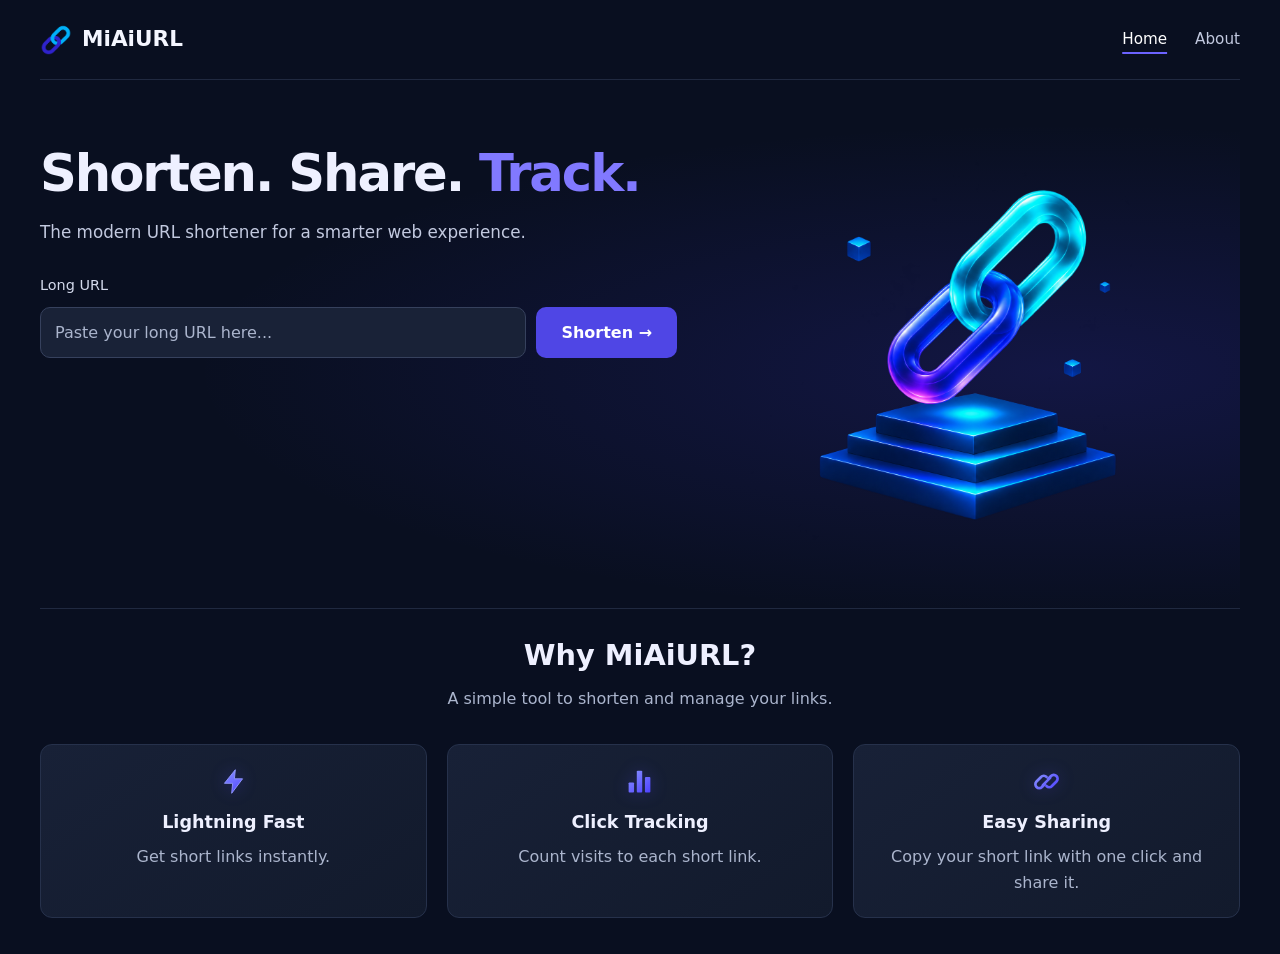
<file: static/index.html>
<!doctype html>
<html lang="en">
<head>
  <meta charset="utf-8">
  <meta name="viewport" content="width=device-width, initial-scale=1">
  <title>MiAiURL</title>
  <link rel="stylesheet" href="/static/styles.css">
  <link rel="icon" type="image/png" href="/static/logo.png">
  <meta
    name="description"
    content="Shorten long URLs with MiAiURL, share your short links, and track how many clicks each link receives."
  >
  <script src="/static/app.js" defer></script>
</head>
<body>
  <header>
    <a href="#hero-title" aria-label="MiAiURL home">
  <img src="/static/logo.png" alt="" width="32" height="32">
  <span>MiAiURL</span>
</a>
    <nav aria-label="Main navigation">
      <a href="#hero-title" aria-current="page">Home</a>
      <a href="#about">About</a>
    </nav>
  </header>

  <main>
    <section aria-labelledby="hero-title">
      <h1 id="hero-title">Shorten. Share. <span>Track.</span></h1>
      <p>The modern URL shortener for a smarter web experience.</p>

      <form id="shorten-form">
        <label for="target-url">Long URL</label>
        <input
          id="target-url"
          name="target_url"
          type="text"
          inputmode="url"
          placeholder="Paste your long URL here..."
          required
        >
        <button type="submit">Shorten →</button>
      </form>
      <p id="shorten-result" aria-live="polite"></p>
      <img
        class="hero-image"
        src="/static/hero-links.png"
        alt=""
        width="1448"
        height="1086"
        style="width: 100%; max-width: 480px; height: auto;">

    </section>

    <section id="about" aria-labelledby="about-title">
      <h2 id="about-title">Why MiAiURL?</h2>
      <p>A simple tool to shorten and manage your links.</p>

      <article>
        <img
          class="feature-icon"
          src="/static/icon-lightning.svg"
          alt=""
          width="29"
          height="29"
        >
        <h3>Lightning Fast</h3>
        <p>Get short links instantly.</p>
      </article>

      <article>
        <img
          class="feature-icon"
          src="/static/icon-chart.svg"
          alt=""
          width="29"
          height="29"
        >
        <h3>Click Tracking</h3>
        <p>Count visits to each short link.</p>
      </article>

      <article>
        <img
          class="feature-icon"
          src="/static/icon-link.svg"
          alt=""
          width="29"
          height="29"
        >
        <h3>Easy Sharing</h3>
        <p>Copy your short link with one click and share it.</p>
      </article>
    </section>
  </main>
</body>
</html>
</file>
<file: static/styles.css>
:root {
  color-scheme: dark;
  font-family: "Inter", system-ui, sans-serif;
  color: #eef0ff;
  background: #090f20;
  line-height: 1.6;
}

* {
  box-sizing: border-box;
}

body {
  margin: 0;
  min-width: 320px;
}

a {
  color: #a9baff;
  text-underline-offset: 4px;
}

a:hover {
  color: #ffffff;
}

a:focus-visible,
button:focus-visible,
input:focus-visible {
  outline: 3px solid #67d8ff;
  outline-offset: 4px;
}

header,
main {
  width: min(1200px, calc(100% - 48px));
  margin-inline: auto;
}

header {
  min-height: 80px;
  display: flex;
  align-items: center;
  justify-content: space-between;
  gap: 24px;
  border-bottom: 1px solid #202940;
}

header > a {
  display: inline-flex;
  align-items: center;
  gap: 10px;
  color: #f4f6ff;
  font-size: 1.35rem;
  font-weight: 750;
  text-decoration: none;
}

header img {
  display: block;
}

nav {
  display: flex;
  gap: 28px;
}

nav a {
  color: #c2c9df;
  font-size: 0.95rem;
  text-decoration: none;
}

nav a[aria-current="page"] {
  color: #ffffff;
  text-decoration: underline;
  text-decoration-color: #6c63ff;
  text-decoration-thickness: 2px;
  text-underline-offset: 8px;
}

main > section:first-child {
  display: grid;
  grid-template-columns: minmax(0, 1.2fr) minmax(0, 1fr);
  grid-template-rows: auto auto auto 1fr;
  column-gap: 32px;
  align-content: center;
  min-height: 520px;
  padding-block: 64px;
  background: radial-gradient(
  ellipse at 85% 55%,
  rgb(63 55 230 / 18%) 0%,
  transparent 60%);
}

h1 {
  grid-column: 1;
  margin: 0 0 16px;
  font-size: clamp(2rem, 4vw, 3.5rem);
  line-height: 1.15;
  letter-spacing: -0.04em;
}

h1 span {
  color: #8179ff;
}

main > section:first-child > p:first-of-type {
  grid-column: 1;
  margin: 0 0 28px;
  color: #c2c9df;
  font-size: 1.05rem;
}

form {
  grid-column: 1;
  display: grid;
  grid-template-columns: minmax(0, 1fr) auto;
  gap: 10px;
  align-items: start;
}

label {
  grid-column: 1 / -1;
  color: #d4daec;
  font-size: 0.9rem;
}

input,
button {
  min-height: 48px;
  border-radius: 10px;
  font: inherit;
}

input {
  width: 100%;
  min-width: 0;
  padding: 12px 14px;
  border: 1px solid #36415d;
  background: #192237;
  color: #ffffff;
}

input::placeholder {
  color: #abb5cd;
}

button {
  padding: 12px 24px;
  border: 1px solid transparent;
  background: #4f46e5;
  color: #ffffff;
  font-weight: 650;
  cursor: pointer;
  transition: background-color 150ms ease;
}

button:hover {
  background: #4338ca;
}

button:disabled {
  opacity: 0.65;
  cursor: wait;
}

#shorten-result {
  grid-column: 1;
  min-height: 28px;
  margin: 16px 0 0;
  overflow-wrap: anywhere;
}

.hero-image {
  grid-column: 2;
  grid-row: 1 / 5;
  align-self: center;
  justify-self: center;
  display: block;
}

#about {
  display: grid;
  grid-template-columns: repeat(3, minmax(0, 1fr));
  gap: 20px;
  padding: 28px 0 36px;
  border-top: 1px solid #202940;
  text-align: center;
}

#about h2 {
  grid-column: 1 / -1;
  margin: 0;
  font-size: 1.8rem;
  line-height: 1.3;
}

#about > p {
  grid-column: 1 / -1;
  margin: -8px 0 12px;
  color: #abb5cd;
}

article {
  padding: 22px 18px;
  border: 1px solid #26314b;
  border-radius: 12px;
  background: linear-gradient(145deg, #182137, #121a2c);
}

article h3 {
  margin: 0 0 8px;
  font-size: 1.1rem;
}

article p {
  margin: 0;
  color: #abb5cd;
}

@media (max-width: 760px) {
  header,
  main {
    width: min(100% - 32px, 560px);
  }

  header {
    min-height: 72px;
    gap: 16px;
  }

  nav {
    gap: 16px;
  }

  main > section:first-child {
    grid-template-columns: minmax(0, 1fr);
    min-height: auto;
    padding-block: 44px 24px;
  }

  .hero-image {
    grid-column: 1;
    grid-row: auto;
    margin-top: 24px;
  }

  #about {
    grid-template-columns: minmax(0, 1fr);
    padding-block: 36px;
  }
}

@media (max-width: 440px) {
  form {
    grid-template-columns: minmax(0, 1fr);
  }

  form button[type="submit"] {
    width: 100%;
  }

  header > a {
    gap: 6px;
    font-size: 1.1rem;
  }

  nav a {
    font-size: 0.85rem;
  }
}

@media (prefers-reduced-motion: reduce) {
  button {
    transition: none;
  }
}
.feature-icon {
  display: block;
  width: 29px;
  height: 29px;
  margin: 0 auto 12px;
  filter: drop-shadow(0 0 8px rgb(81 69 255 / 30%));
}
</file>
